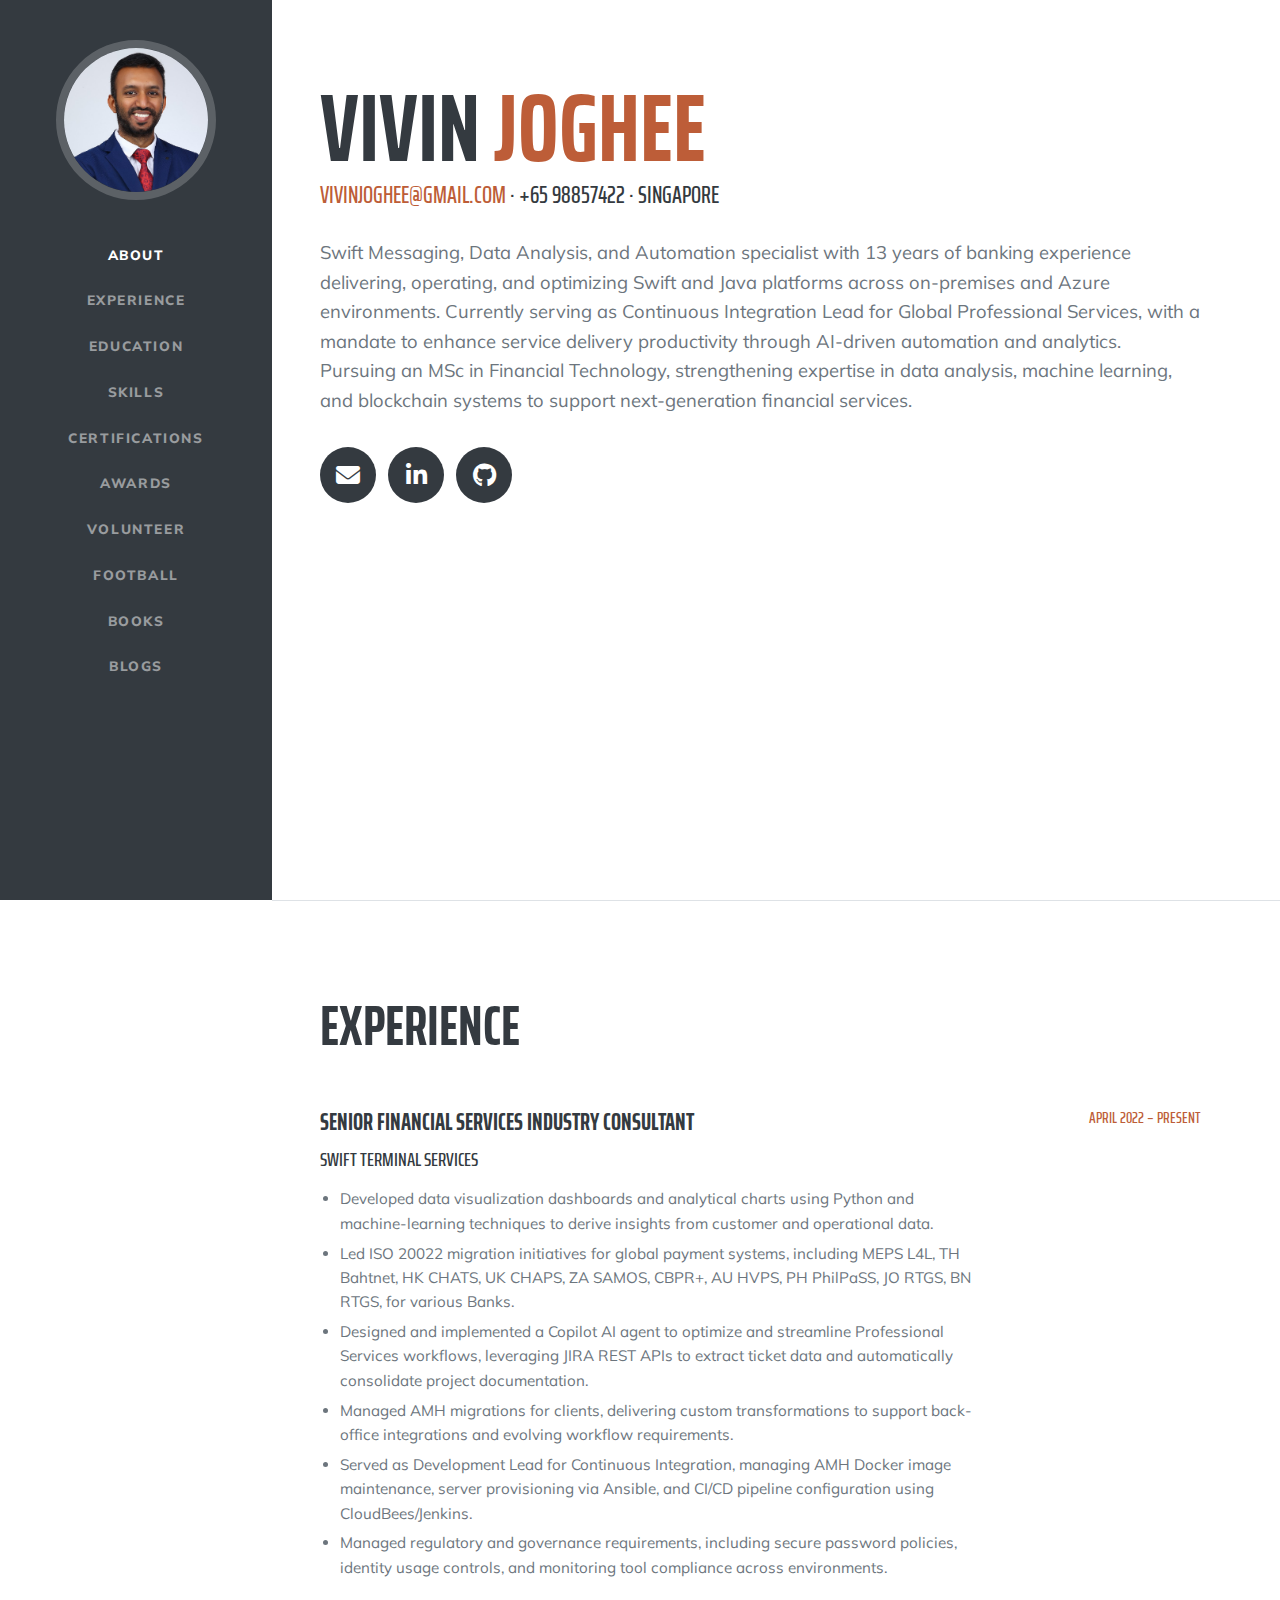
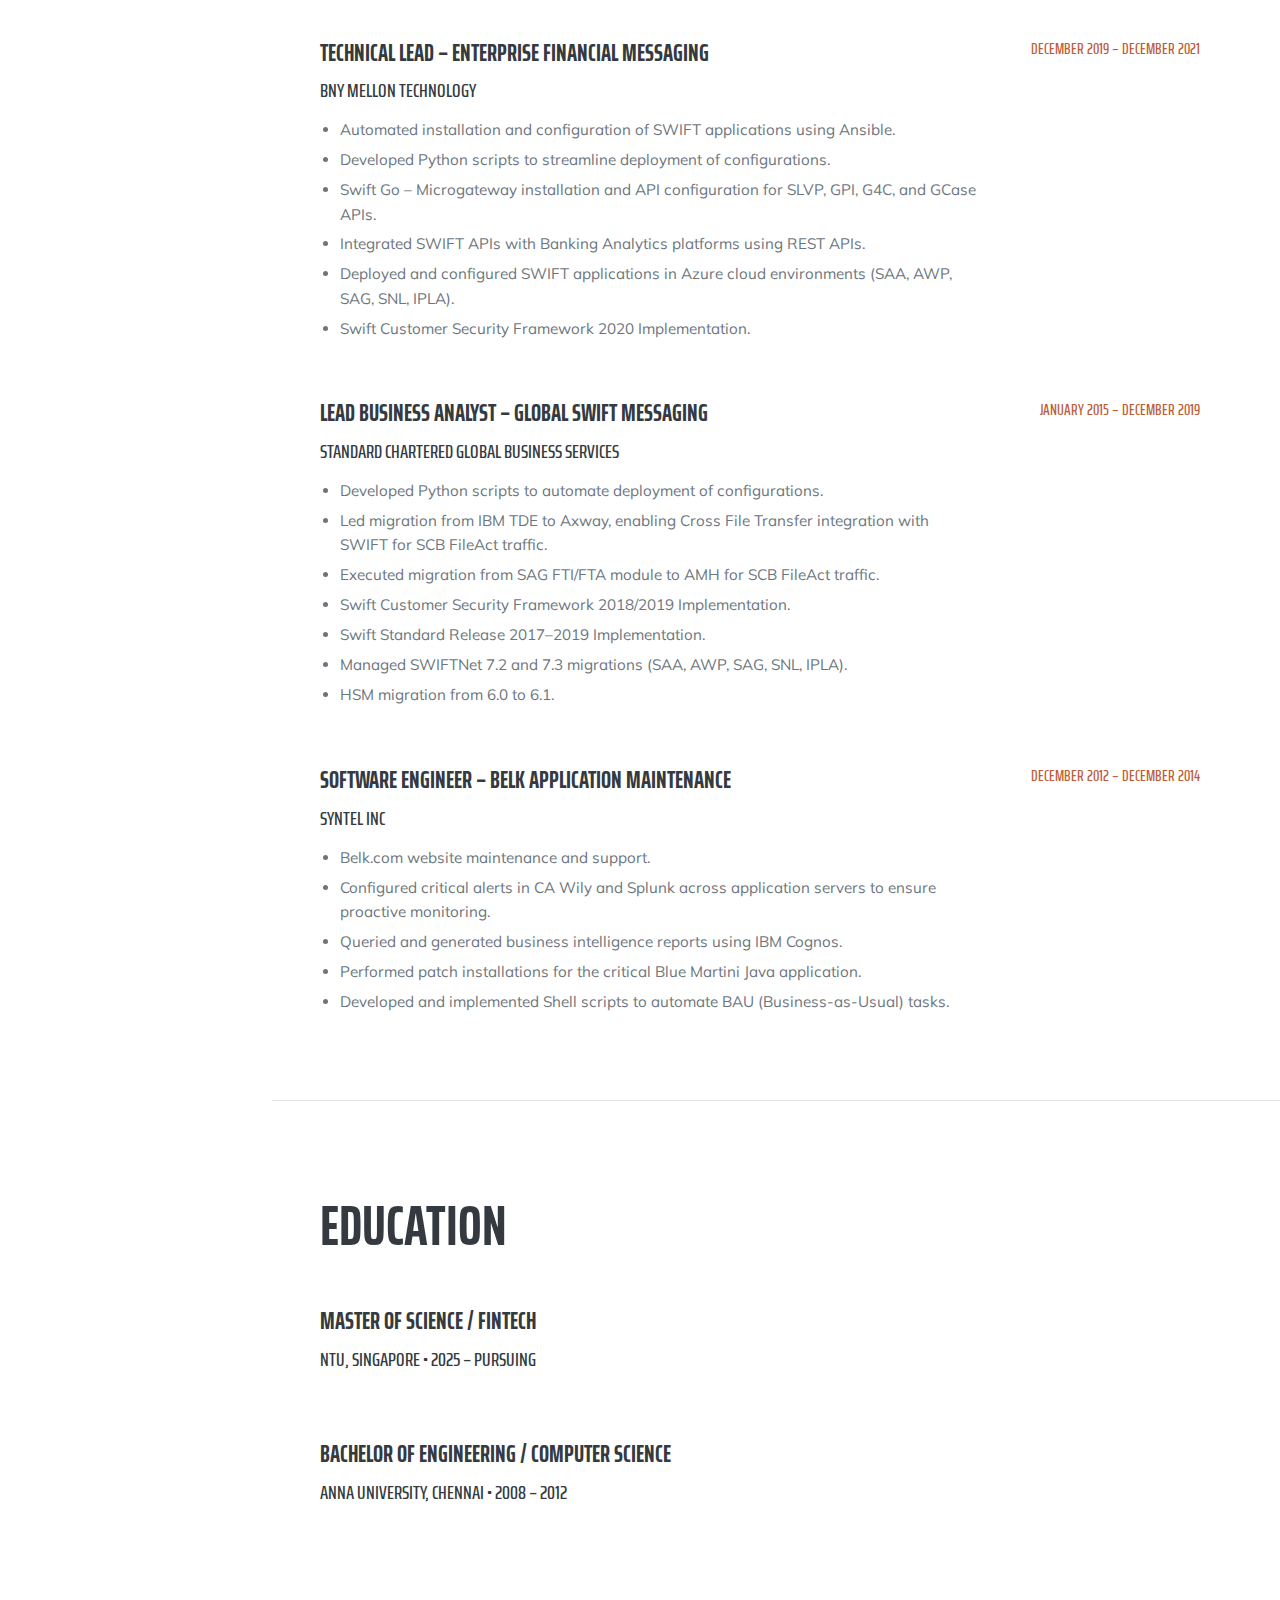
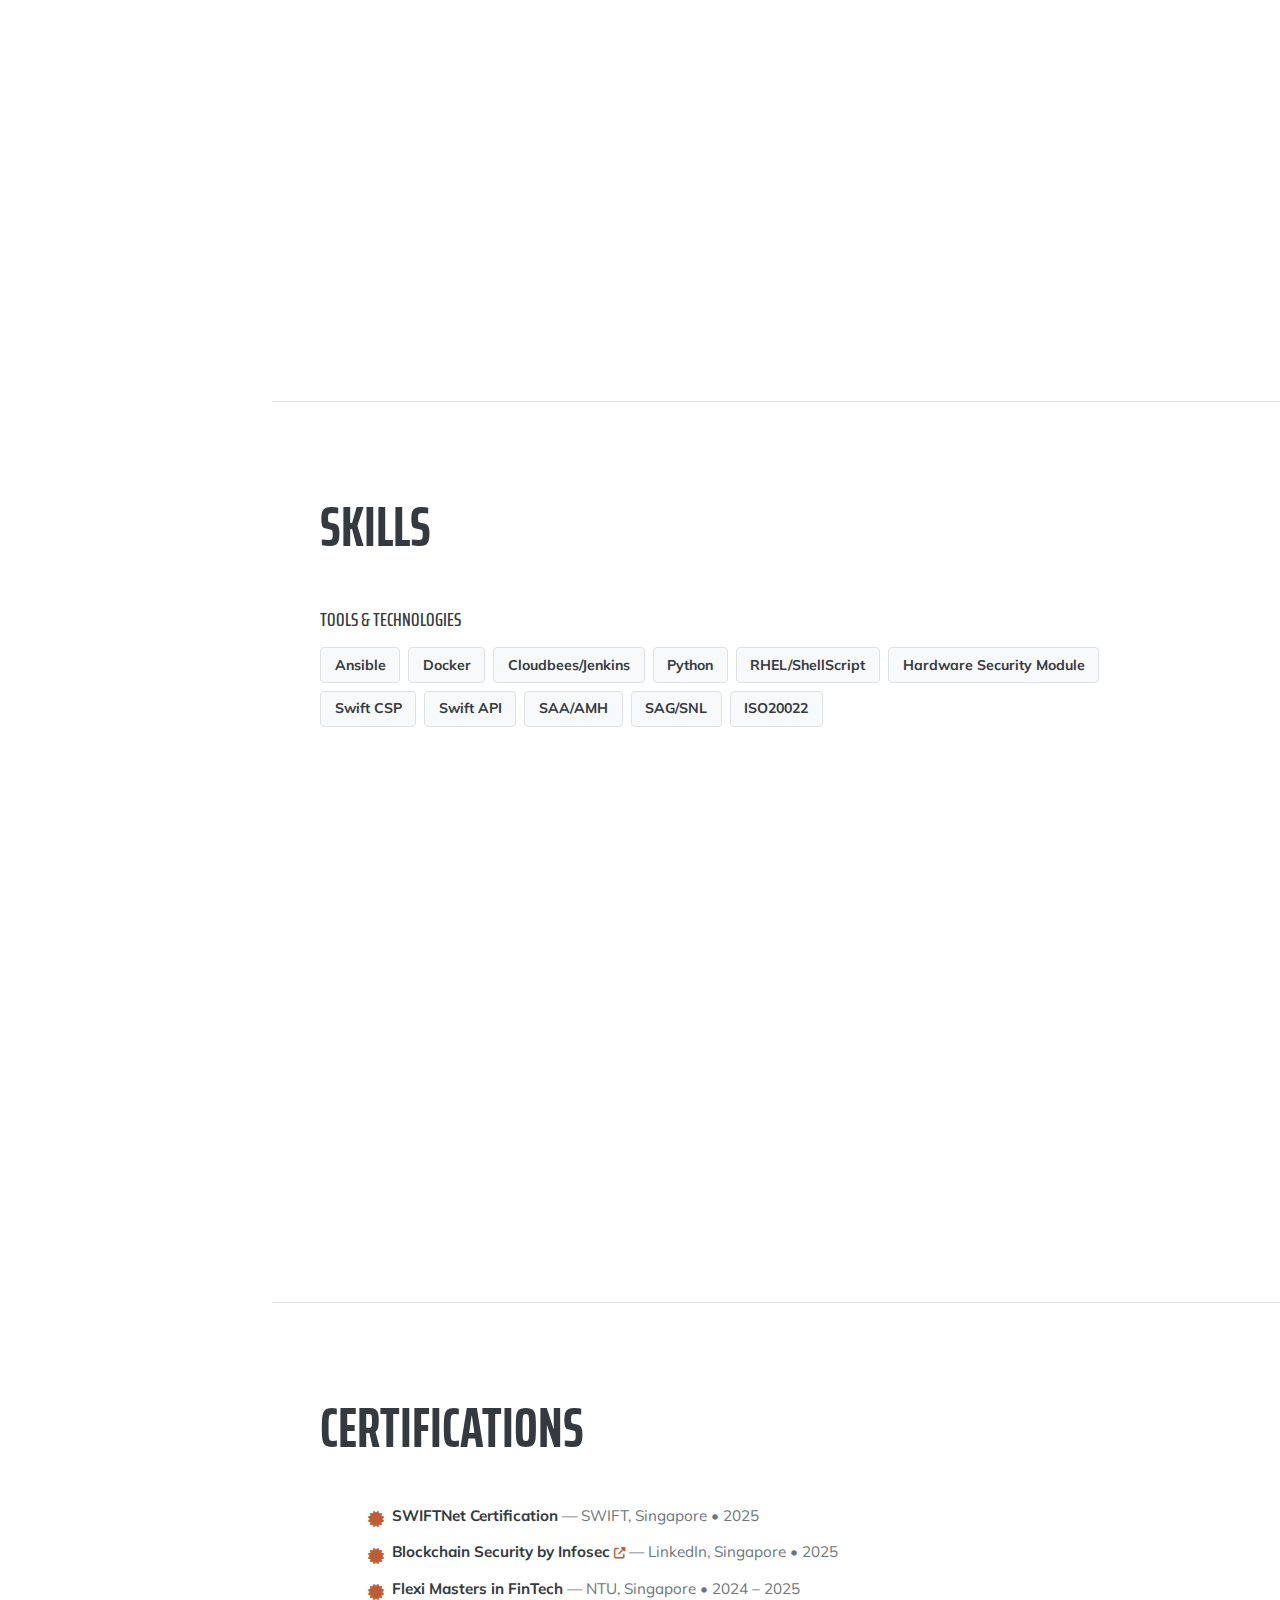
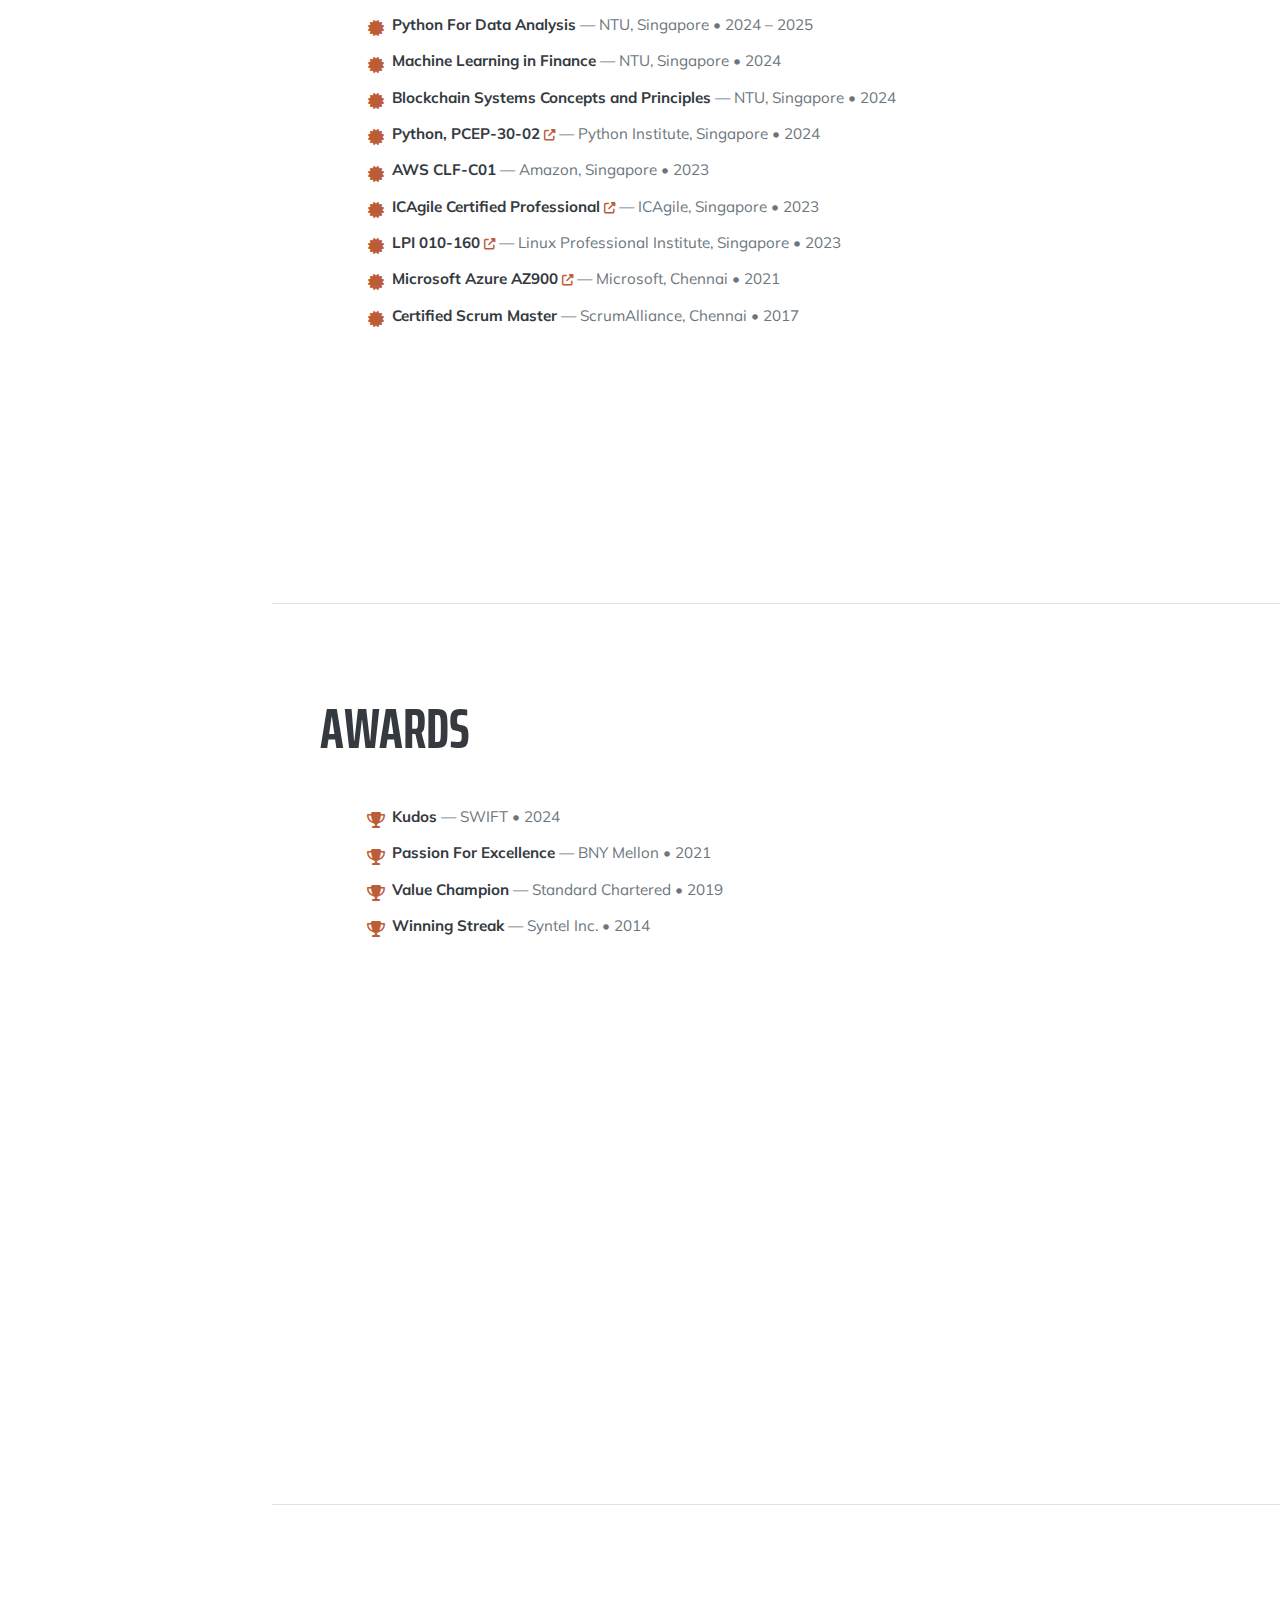
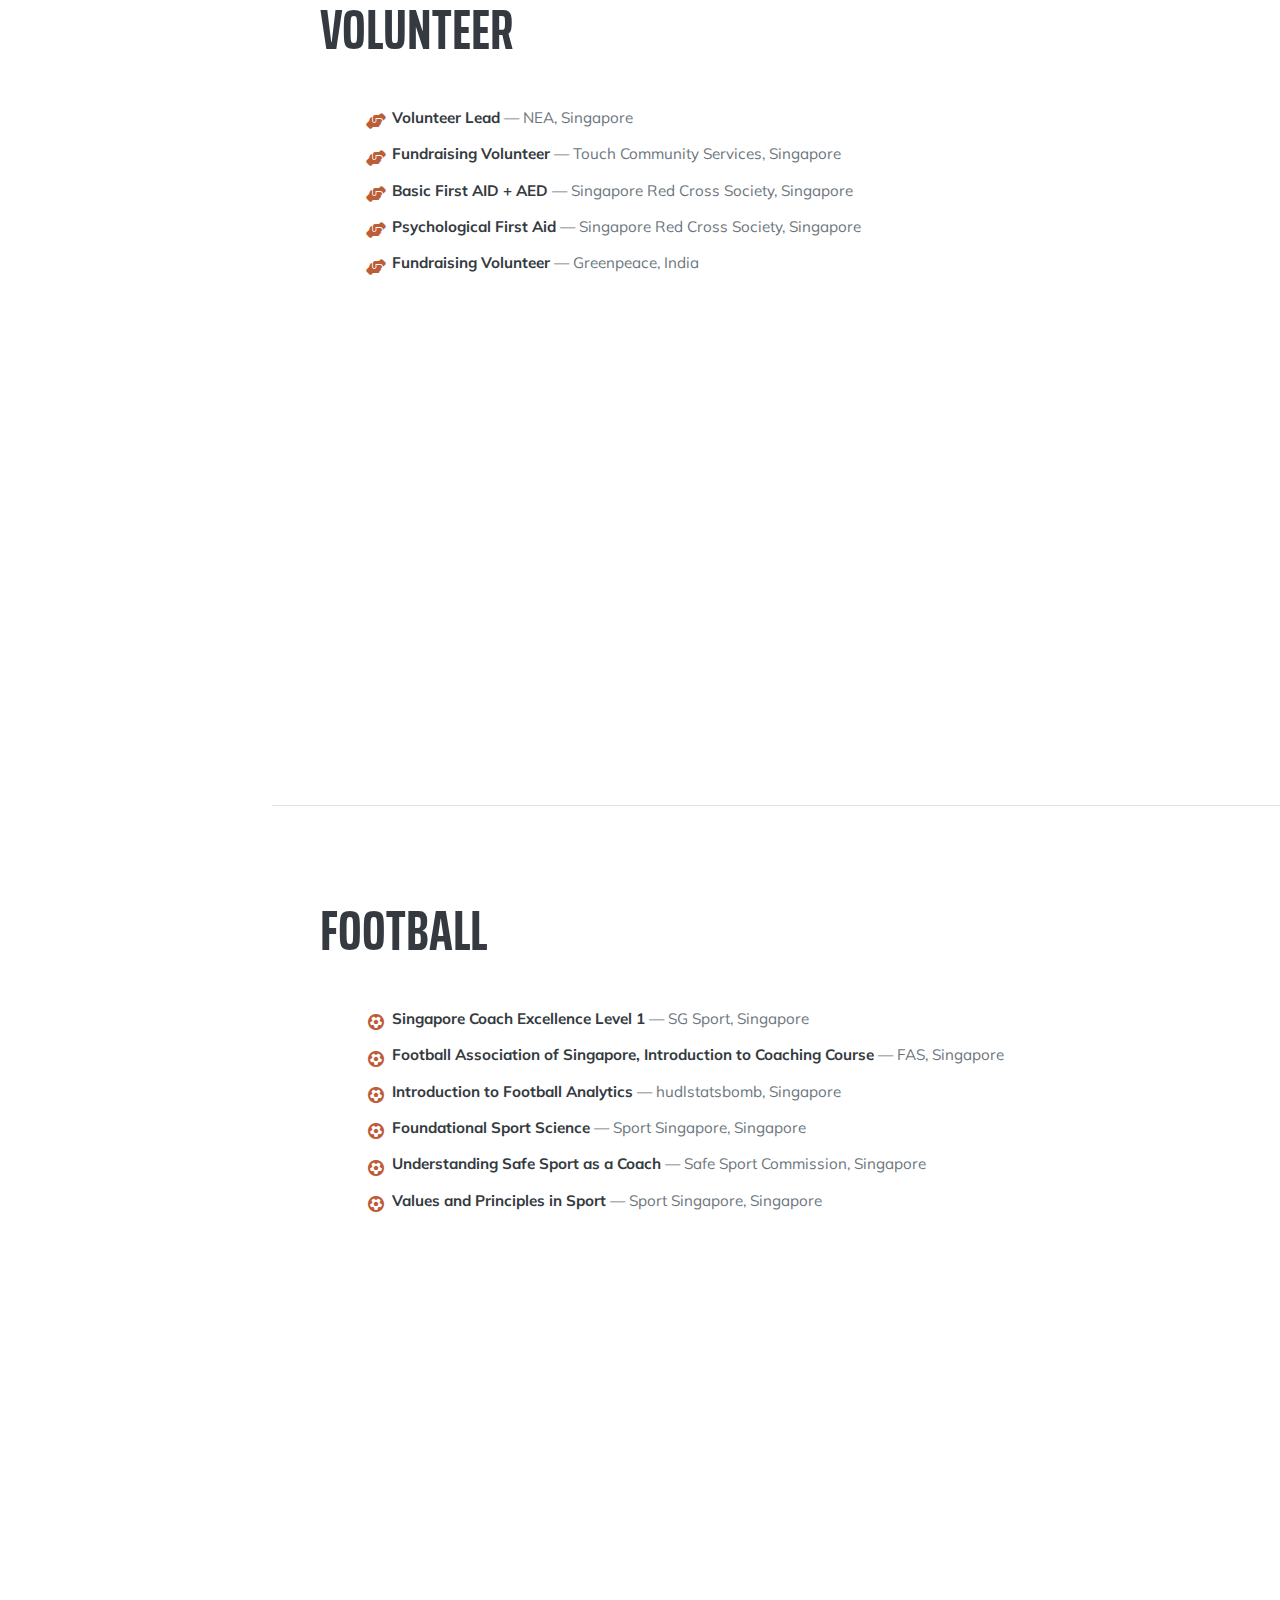
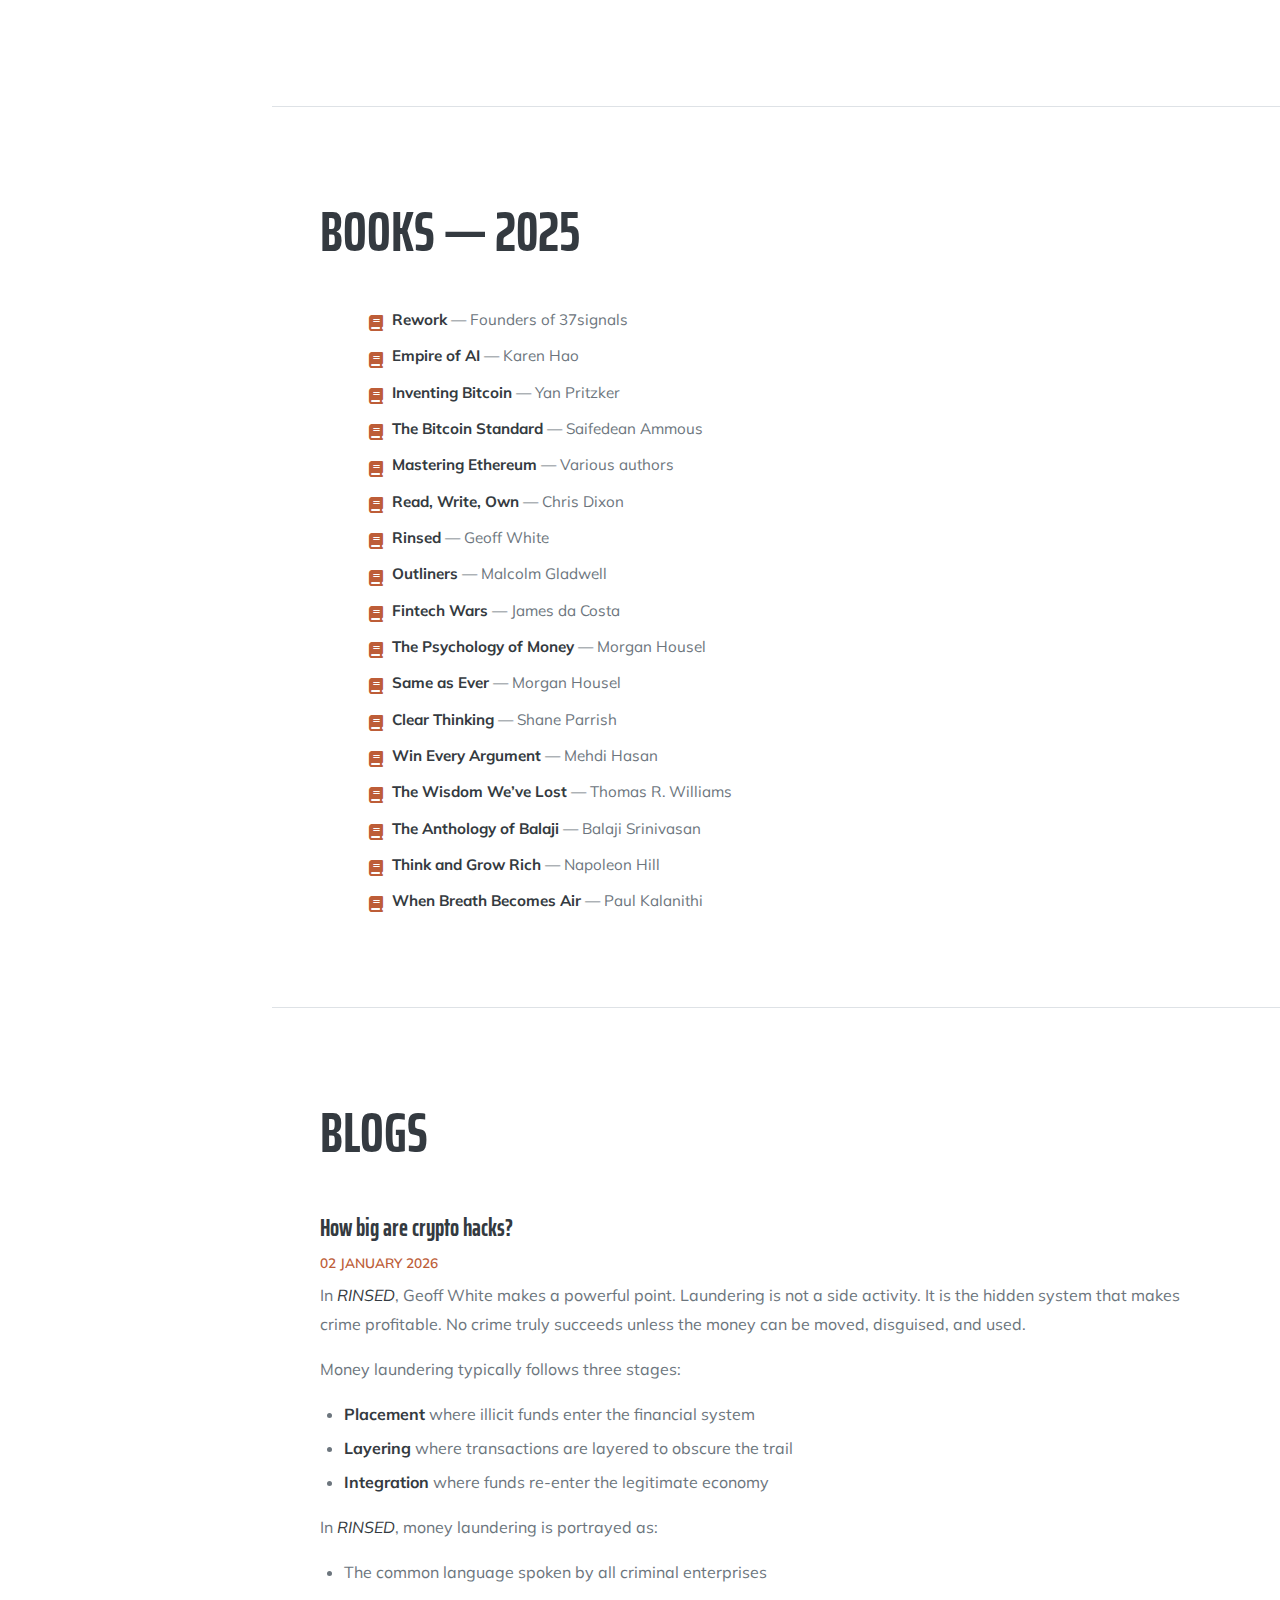
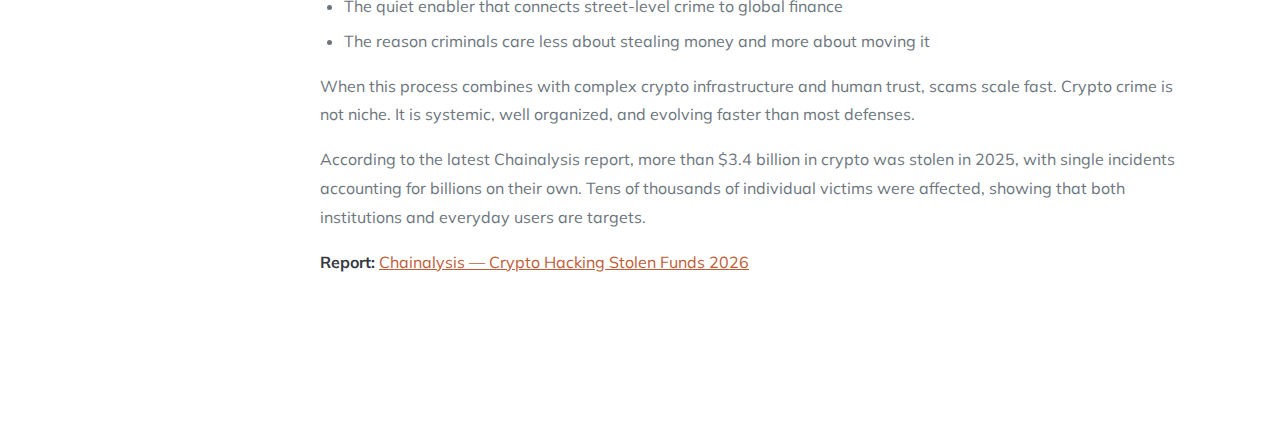
<file: index.html>
<!DOCTYPE html>
<html lang="en">
<head>
  <!-- Google tag (gtag.js) -->
  <script async src="https://www.googletagmanager.com/gtag/js?id=G-1LHDK5PB7D"></script>
  <script>
    window.dataLayer = window.dataLayer || [];
    function gtag(){dataLayer.push(arguments);}
    gtag('js', new Date());
    gtag('config', 'G-1LHDK5PB7D');
  </script>
  <meta charset="UTF-8">
  <meta name="viewport" content="width=device-width, initial-scale=1.0">
  <title>Resume - Vivin Joghee</title>
  <link rel="preconnect" href="https://fonts.googleapis.com">
  <link rel="preconnect" href="https://fonts.gstatic.com" crossorigin>
  <link href="https://fonts.googleapis.com/css2?family=Saira+Extra+Condensed:wght@500;700&family=Muli:wght@400;700;800&family=Open+Sans:wght@400;600;700&display=swap" rel="stylesheet">
  <link rel="stylesheet" href="https://cdnjs.cloudflare.com/ajax/libs/font-awesome/6.5.1/css/all.min.css">
  <link rel="stylesheet" href="style.css">
</head>
<body>

  <!-- SIDEBAR NAV -->
  <nav id="sidebar">
    <div class="sidebar-inner">
      <a class="sidebar-brand" href="#about">
        <img src="profile.jpg" alt="Profile Photo" class="sidebar-photo">
      </a>
      <ul class="nav-list" id="nav-list">
        <li><a class="nav-link active" href="#about">About</a></li>
        <li><a class="nav-link" href="#experience">Experience</a></li>
        <li><a class="nav-link" href="#education">Education</a></li>
        <li><a class="nav-link" href="#skills">Skills</a></li>
        <li><a class="nav-link" href="#certifications">Certifications</a></li>
        <li><a class="nav-link" href="#awards">Awards</a></li>
        <li><a class="nav-link" href="#volunteer">Volunteer</a></li>
        <li><a class="nav-link" href="#football">Football</a></li>
        <li><a class="nav-link" href="#books">Books</a></li>
        <li><a class="nav-link" href="#blogs">Blogs</a></li>
      </ul>
    </div>

    <!-- Mobile hamburger -->
    <button class="nav-toggle" id="navToggle" aria-label="Toggle navigation">
      <span></span><span></span><span></span>
    </button>
  </nav>

  <!-- MAIN CONTENT -->
  <main class="main-content">

    <!-- ABOUT -->
    <section id="about" class="resume-section">
      <div class="resume-section-content">
        <h1 class="name-heading">Vivin <span class="text-primary">Joghee</span></h1>
        <div class="subheading" id="contact-line"></div>
        <p class="lead" id="objective"></p>
        <div class="social-icons" id="social-icons"></div>
      </div>
    </section>

    <hr class="section-divider">

    <!-- EXPERIENCE -->
    <section id="experience" class="resume-section">
      <div class="resume-section-content">
        <h2 class="section-heading">Experience</h2>
        <div id="experience-list"></div>
      </div>
    </section>

    <hr class="section-divider">

    <!-- EDUCATION -->
    <section id="education" class="resume-section">
      <div class="resume-section-content">
        <h2 class="section-heading">Education</h2>
        <div id="education-list"></div>
      </div>
    </section>

    <hr class="section-divider">

    <!-- SKILLS -->
    <section id="skills" class="resume-section">
      <div class="resume-section-content">
        <h2 class="section-heading">Skills</h2>
        <div id="skills-list"></div>
      </div>
    </section>

    <hr class="section-divider">

    <!-- CERTIFICATIONS -->
    <section id="certifications" class="resume-section">
      <div class="resume-section-content">
        <h2 class="section-heading">Certifications</h2>
        <ul class="fa-ul" id="certifications-list"></ul>
      </div>
    </section>

    <hr class="section-divider">

    <!-- AWARDS -->
    <section id="awards" class="resume-section">
      <div class="resume-section-content">
        <h2 class="section-heading">Awards</h2>
        <ul class="fa-ul" id="awards-list"></ul>
      </div>
    </section>

    <hr class="section-divider">

    <!-- VOLUNTEER -->
    <section id="volunteer" class="resume-section">
      <div class="resume-section-content">
        <h2 class="section-heading">Volunteer</h2>
        <ul class="fa-ul" id="volunteer-list"></ul>
      </div>
    </section>

    <hr class="section-divider">

    <!-- FOOTBALL -->
    <section id="football" class="resume-section">
      <div class="resume-section-content">
        <h2 class="section-heading">Football</h2>
        <ul class="fa-ul" id="football-list"></ul>
      </div>
    </section>

    <hr class="section-divider">

    <!-- BOOKS -->
    <section id="books" class="resume-section">
      <div class="resume-section-content">
        <h2 class="section-heading">Books &mdash; 2025</h2>
        <ul class="fa-ul" id="books-list"></ul>
      </div>
    </section>

    <hr class="section-divider">

    <!-- BLOGS -->
    <section id="blogs" class="resume-section">
      <div class="resume-section-content">
        <h2 class="section-heading">Blogs</h2>
        <div id="blogs-list"></div>
      </div>
    </section>

  </main>

  <script src="data.js"></script>
  <script src="app.js"></script>
</body>
</html>
</file>
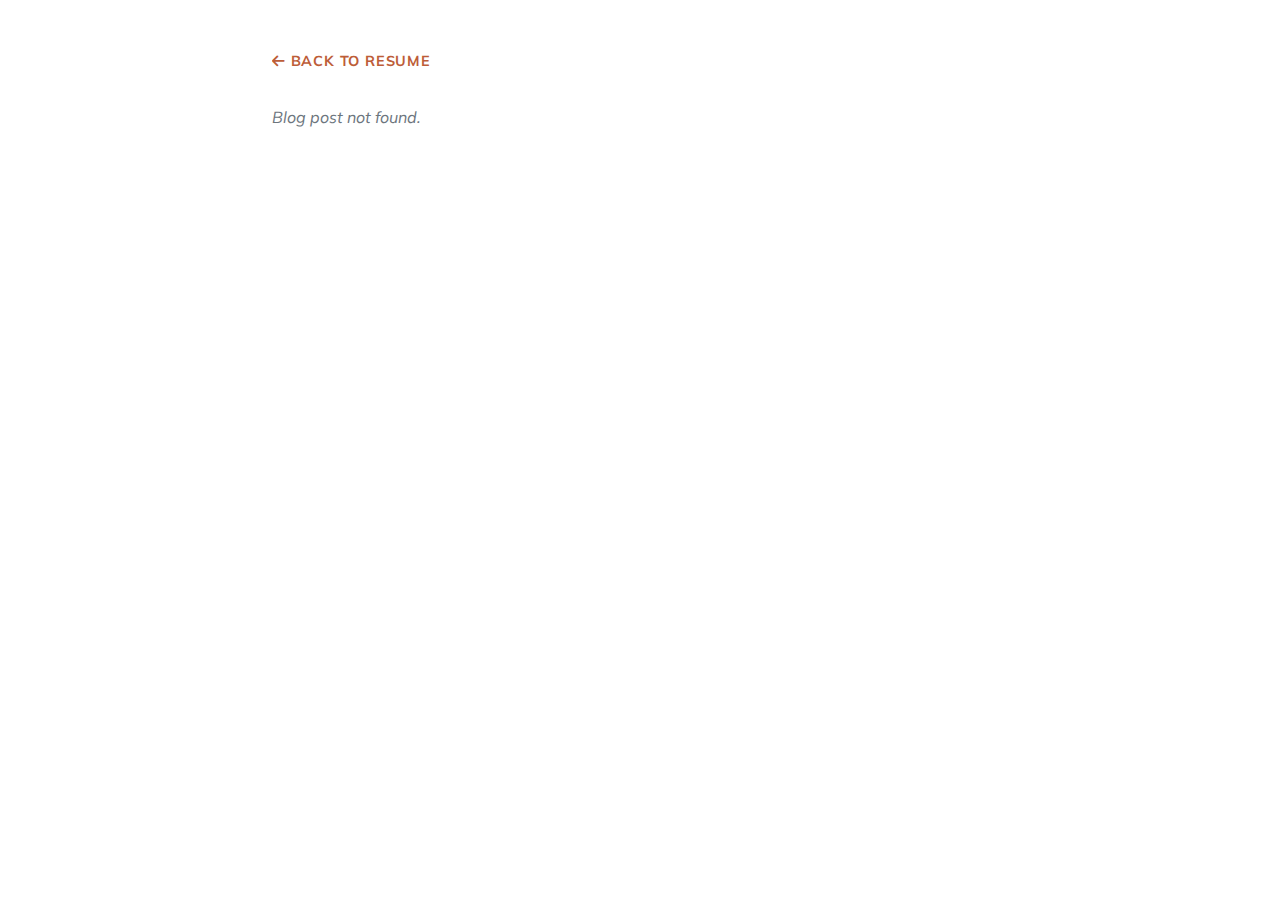
<file: blog.html>
<!DOCTYPE html>
<html lang="en">
<head>
  <!-- Google tag (gtag.js) -->
  <script async src="https://www.googletagmanager.com/gtag/js?id=G-1LHDK5PB7D"></script>
  <script>
    window.dataLayer = window.dataLayer || [];
    function gtag(){dataLayer.push(arguments);}
    gtag('js', new Date());
    gtag('config', 'G-1LHDK5PB7D');
  </script>
  <meta charset="UTF-8">
  <meta name="viewport" content="width=device-width, initial-scale=1.0">
  <title>Blog - Vivin Joghee</title>
  <link rel="preconnect" href="https://fonts.googleapis.com">
  <link rel="preconnect" href="https://fonts.gstatic.com" crossorigin>
  <link href="https://fonts.googleapis.com/css2?family=Saira+Extra+Condensed:wght@500;700&family=Muli:wght@400;700;800&family=Open+Sans:wght@400;600;700&display=swap" rel="stylesheet">
  <link rel="stylesheet" href="https://cdnjs.cloudflare.com/ajax/libs/font-awesome/6.5.1/css/all.min.css">
  <link rel="stylesheet" href="style.css">
</head>
<body>

  <div class="blog-detail-page">
    <a href="index.html#blogs" class="blog-back-link"><i class="fas fa-arrow-left"></i> Back to Resume</a>
    <article id="blog-article">
      <h1 id="blog-title" class="blog-detail-title"></h1>
      <div id="blog-date" class="blog-detail-date"></div>
      <div id="blog-content" class="blog-detail-content"></div>
    </article>
  </div>

  <script src="data.js"></script>
  <script>
    (function () {
      var params = new URLSearchParams(window.location.search);
      var slug = params.get("slug");
      var blog = null;

      if (slug && RESUME.blogs) {
        for (var i = 0; i < RESUME.blogs.length; i++) {
          if (RESUME.blogs[i].slug === slug) {
            blog = RESUME.blogs[i];
            break;
          }
        }
      }

      if (!blog) {
        document.getElementById("blog-article").innerHTML =
          '<p class="blog-placeholder">Blog post not found.</p>';
        return;
      }

      document.title = blog.title + " - Vivin Joghee";
      document.getElementById("blog-title").textContent = blog.title;
      document.getElementById("blog-date").textContent = blog.date || "";

      var contentDiv = document.getElementById("blog-content");
      if (blog.content && blog.content.length > 0) {
        blog.content.forEach(function (para) {
          var p = document.createElement("div");
          p.className = "blog-paragraph";
          p.innerHTML = para;
          contentDiv.appendChild(p);
        });
      }
    })();
  </script>
</body>
</html>
</file>
<file: style.css>
/* ── Reset ── */
*, *::before, *::after { margin: 0; padding: 0; box-sizing: border-box; }

:root {
  --primary: #bd5d38;
  --primary-dark: #a14b2e;
  --dark: #343a40;
  --gray: #6c757d;
  --light: #f8f9fa;
  --white: #ffffff;
  --sidebar-bg: var(--dark);
  --sidebar-width: 17rem;
}

html {
  scroll-behavior: smooth;
  scroll-padding-top: 0;
}

body {
  font-family: 'Muli', 'Open Sans', sans-serif;
  color: var(--dark);
  line-height: 1.6;
}

a { color: var(--primary); text-decoration: none; }
a:hover { color: var(--primary-dark); }

/* ── SIDEBAR ── */
#sidebar {
  position: fixed;
  top: 0;
  left: 0;
  width: var(--sidebar-width);
  height: 100vh;
  background: var(--sidebar-bg);
  display: flex;
  flex-direction: column;
  align-items: center;
  z-index: 1000;
  overflow-y: auto;
}

.sidebar-inner {
  display: flex;
  flex-direction: column;
  align-items: center;
  width: 100%;
  padding-top: 1rem;
}

.sidebar-brand {
  display: block;
  padding: 1.5rem 1rem;
}

.sidebar-photo {
  width: 10rem;
  height: 10rem;
  border-radius: 50%;
  object-fit: cover;
  object-position: top;
  border: 0.5rem solid rgba(255, 255, 255, 0.2);
  image-rendering: -webkit-optimize-contrast;
}

.nav-list {
  list-style: none;
  width: 100%;
  text-align: center;
}

.nav-list li { width: 100%; }

.nav-link {
  display: block;
  padding: 0.75rem 0;
  text-transform: uppercase;
  font-weight: 800;
  font-size: 0.85rem;
  letter-spacing: 0.1rem;
  color: rgba(255, 255, 255, 0.5);
  transition: color 0.2s;
}

.nav-link:hover,
.nav-link.active {
  color: var(--white);
}

/* Hamburger - hidden on desktop */
.nav-toggle {
  display: none;
  position: fixed;
  top: 1rem;
  left: 1rem;
  z-index: 1100;
  background: var(--primary);
  border: none;
  border-radius: 4px;
  padding: 0.5rem;
  cursor: pointer;
  flex-direction: column;
  gap: 4px;
}

.nav-toggle span {
  display: block;
  width: 24px;
  height: 3px;
  background: var(--white);
  border-radius: 2px;
  transition: 0.3s;
}

/* ── MAIN CONTENT ── */
.main-content {
  margin-left: var(--sidebar-width);
}

.resume-section {
  min-height: 100vh;
  display: flex;
  align-items: flex-start;
  padding: 5rem 3rem;
}

.resume-section-content {
  width: 100%;
  max-width: 55rem;
}

.section-divider {
  border: 0;
  border-top: 1px solid #dee2e6;
  margin: 0;
}

/* ── TYPOGRAPHY ── */
.name-heading {
  font-family: 'Saira Extra Condensed', 'Open Sans', serif;
  font-size: 6rem;
  font-weight: 700;
  line-height: 1;
  text-transform: uppercase;
  color: var(--dark);
  margin-bottom: 0;
}

.text-primary { color: var(--primary) !important; }

.subheading {
  font-family: 'Saira Extra Condensed', 'Open Sans', serif;
  font-size: 1.5rem;
  font-weight: 500;
  text-transform: uppercase;
  margin-bottom: 1.5rem;
  color: var(--dark);
}

.subheading a { color: var(--primary); }

.section-heading {
  font-family: 'Saira Extra Condensed', 'Open Sans', serif;
  font-size: 3.5rem;
  font-weight: 700;
  text-transform: uppercase;
  color: var(--dark);
  margin-bottom: 2rem;
}

.lead {
  font-size: 1.15rem;
  font-weight: 400;
  color: var(--gray);
  margin-bottom: 2rem;
}

/* ── SOCIAL ICONS ── */
.social-icons {
  display: flex;
  gap: 0.75rem;
}

.social-icon {
  display: flex;
  align-items: center;
  justify-content: center;
  width: 3.5rem;
  height: 3.5rem;
  border-radius: 50%;
  background: var(--dark);
  color: var(--white);
  font-size: 1.5rem;
  transition: background 0.2s;
}

.social-icon:hover {
  background: var(--primary);
  color: var(--white);
}

/* ── EXPERIENCE & EDUCATION ITEMS ── */
.resume-item {
  display: flex;
  justify-content: space-between;
  gap: 2rem;
  margin-bottom: 3rem;
}

.resume-item:last-child { margin-bottom: 0; }

.resume-item-content { flex: 1; }

.resume-item-date {
  flex-shrink: 0;
  font-family: 'Saira Extra Condensed', 'Open Sans', serif;
  font-size: 1rem;
  font-weight: 500;
  text-transform: uppercase;
  color: var(--primary);
  min-width: 12rem;
  text-align: right;
  padding-top: 0.15rem;
}

.resume-item-content h3 {
  font-family: 'Saira Extra Condensed', 'Open Sans', serif;
  font-size: 1.5rem;
  font-weight: 700;
  text-transform: uppercase;
  color: var(--dark);
  margin-bottom: 0.15rem;
}

.resume-item-content .item-subtitle {
  font-family: 'Saira Extra Condensed', 'Open Sans', serif;
  font-size: 1.25rem;
  font-weight: 500;
  text-transform: uppercase;
  color: var(--dark);
  margin-bottom: 0.75rem;
}

.resume-item-content ul {
  list-style: disc;
  padding-left: 1.25rem;
  color: var(--gray);
  font-size: 0.95rem;
}

.resume-item-content ul li { margin-bottom: 0.35rem; }

/* ── SKILLS ── */
.skills-category {
  margin-bottom: 1.5rem;
}

.skills-category h3 {
  font-family: 'Saira Extra Condensed', 'Open Sans', serif;
  font-size: 1.25rem;
  font-weight: 500;
  text-transform: uppercase;
  color: var(--dark);
  margin-bottom: 0.75rem;
}

.skills-icons {
  display: flex;
  flex-wrap: wrap;
  gap: 1rem;
  font-size: 2.5rem;
  color: var(--dark);
}

.skills-list {
  display: flex;
  flex-wrap: wrap;
  gap: 0.5rem;
  list-style: none;
}

.skill-tag {
  background: var(--light);
  color: var(--dark);
  padding: 0.35rem 0.85rem;
  border-radius: 4px;
  font-size: 0.88rem;
  font-weight: 700;
  border: 1px solid #dee2e6;
}

/* ── FA-UL LISTS (Awards, Certs, Volunteer, Books) ── */
.fa-ul {
  list-style: none;
  padding-left: 0;
}

.fa-ul li {
  position: relative;
  padding-left: 2rem;
  margin-bottom: 0.75rem;
  font-size: 0.95rem;
  color: var(--gray);
}

.fa-ul li .fa-li {
  position: absolute;
  left: 0;
  top: 0.2rem;
  color: var(--primary);
  font-size: 1rem;
}

.fa-ul li strong {
  color: var(--dark);
}

/* ── BLOGS ── */
.blog-item {
  margin-bottom: 2rem;
  padding-bottom: 2rem;
  border-bottom: 1px solid #dee2e6;
}

.blog-item:last-child { border-bottom: none; }

.blog-item h3 {
  font-family: 'Saira Extra Condensed', 'Open Sans', serif;
  font-size: 1.5rem;
  font-weight: 700;
  color: var(--dark);
  margin-bottom: 0.25rem;
}

.blog-item h3 a {
  color: var(--dark);
  transition: color 0.2s;
}

.blog-item h3 a:hover { color: var(--primary); }

.blog-date {
  font-size: 0.85rem;
  color: var(--primary);
  font-weight: 600;
  text-transform: uppercase;
  margin-bottom: 0.5rem;
}

.blog-intro {
  font-size: 0.95rem;
  color: var(--gray);
  line-height: 1.6;
}

.blog-placeholder {
  color: var(--gray);
  font-size: 1rem;
  font-style: italic;
}

/* ── BLOG DETAIL PAGE ── */
.blog-detail-page {
  max-width: 50rem;
  margin: 0 auto;
  padding: 3rem 2rem;
}

.blog-back-link {
  display: inline-block;
  margin-bottom: 2rem;
  font-size: 0.9rem;
  font-weight: 700;
  text-transform: uppercase;
  letter-spacing: 0.05rem;
  color: var(--primary);
}

.blog-back-link:hover {
  color: var(--primary-dark);
}

.blog-detail-title {
  font-family: 'Saira Extra Condensed', 'Open Sans', serif;
  font-size: 3rem;
  font-weight: 700;
  color: var(--dark);
  margin-bottom: 0.25rem;
}

.blog-detail-date {
  font-size: 0.85rem;
  color: var(--primary);
  font-weight: 600;
  text-transform: uppercase;
  margin-bottom: 2rem;
}

.blog-detail-content {
  margin-top: 1rem;
}

.blog-paragraph {
  font-size: 1rem;
  color: var(--gray);
  margin-bottom: 1rem;
  line-height: 1.8;
}

.blog-paragraph em {
  font-style: italic;
  color: var(--dark);
}

.blog-paragraph strong {
  color: var(--dark);
}

.blog-paragraph ul {
  list-style: disc;
  padding-left: 1.5rem;
  margin: 0.5rem 0;
}

.blog-paragraph ul li {
  margin-bottom: 0.35rem;
}

.blog-paragraph a {
  color: var(--primary);
  text-decoration: underline;
}

.blog-paragraph a:hover {
  color: var(--primary-dark);
}

.blog-paragraph img {
  max-width: 100%;
  height: auto;
  border-radius: 6px;
  margin: 1rem 0;
}

/* ── PRINT ── */
@media print {
  #sidebar { display: none; }
  .main-content { margin-left: 0; }
  .resume-section { min-height: auto; padding: 1.5rem 0; break-inside: avoid; }
}

/* ── RESPONSIVE ── */
@media (max-width: 992px) {
  #sidebar {
    transform: translateX(-100%);
    transition: transform 0.3s ease;
  }

  #sidebar.open {
    transform: translateX(0);
  }

  .nav-toggle {
    display: flex;
  }

  .main-content {
    margin-left: 0;
  }

  .resume-section {
    padding: 3rem 1.5rem;
  }

  .name-heading {
    font-size: 3.5rem;
  }

  .section-heading {
    font-size: 2.5rem;
  }

  .resume-item {
    flex-direction: column;
    gap: 0.25rem;
  }

  .resume-item-date {
    text-align: left;
    min-width: auto;
  }
}
</file>
